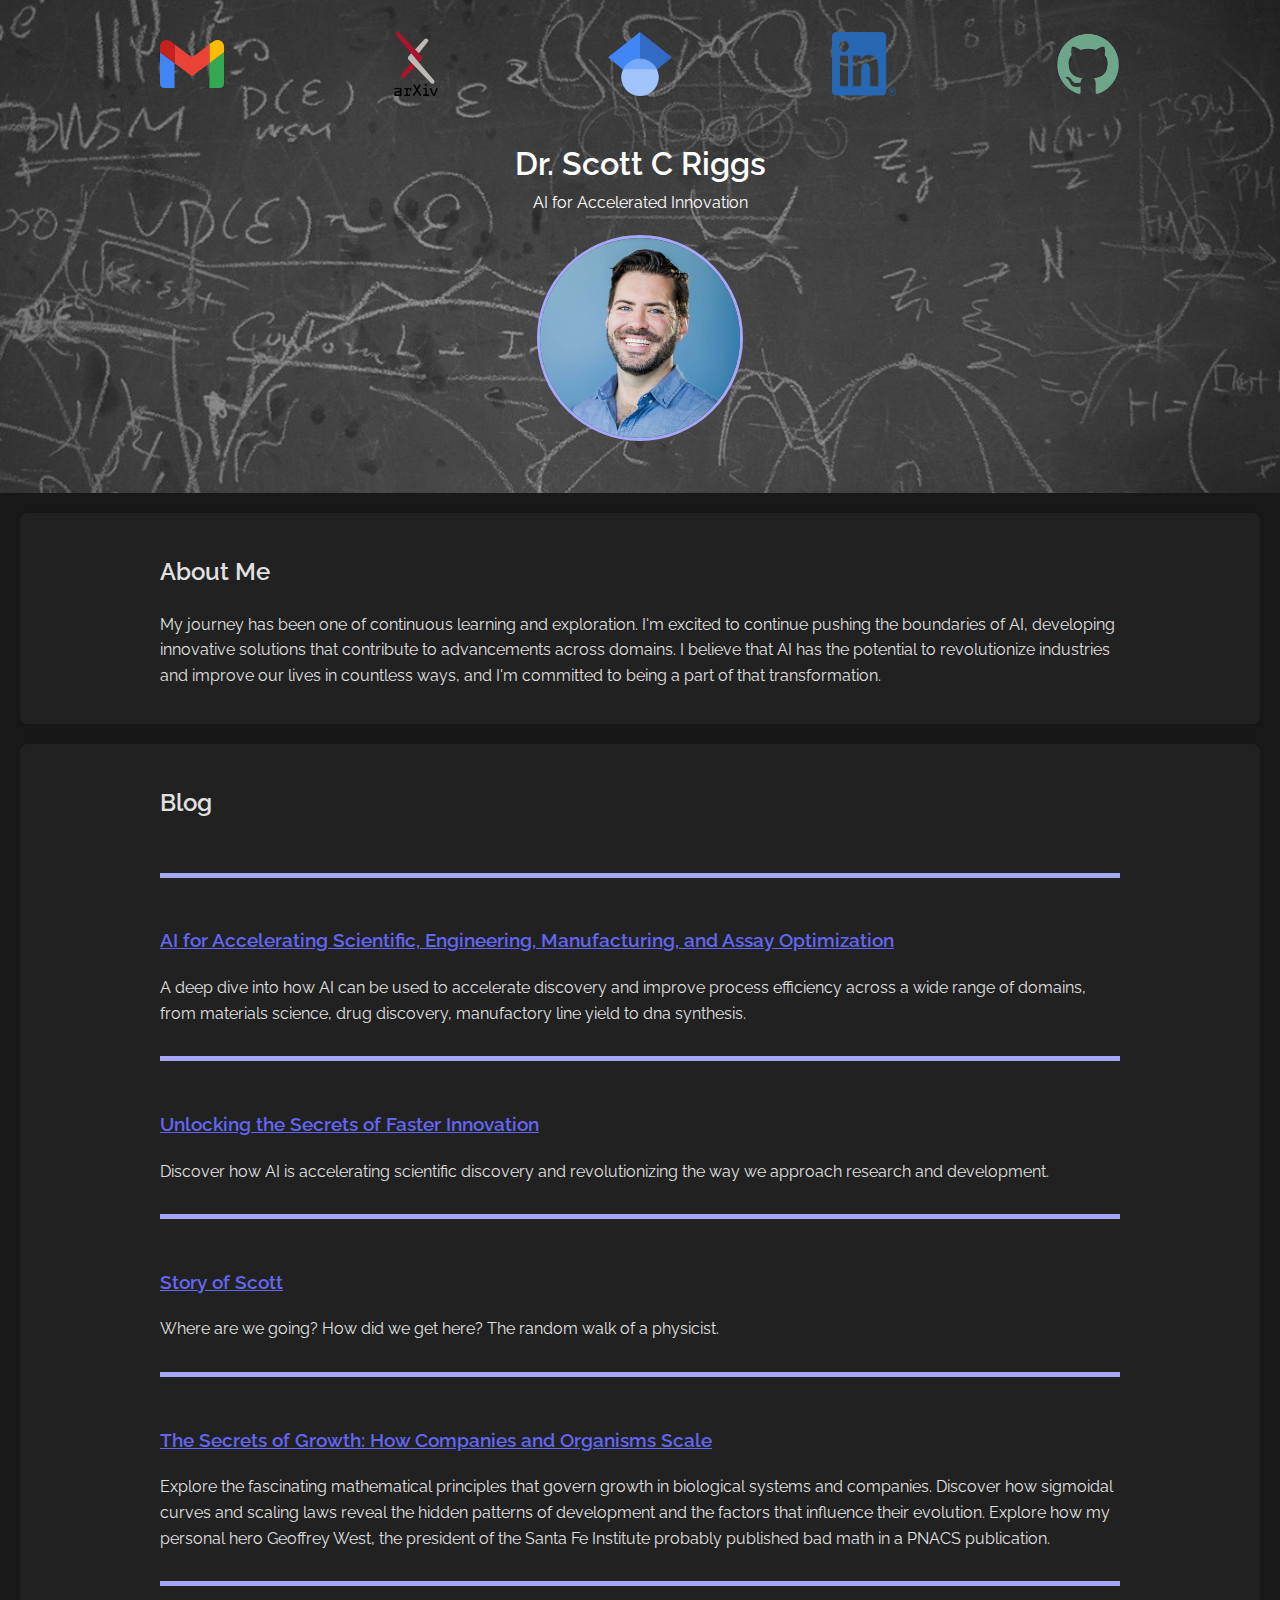
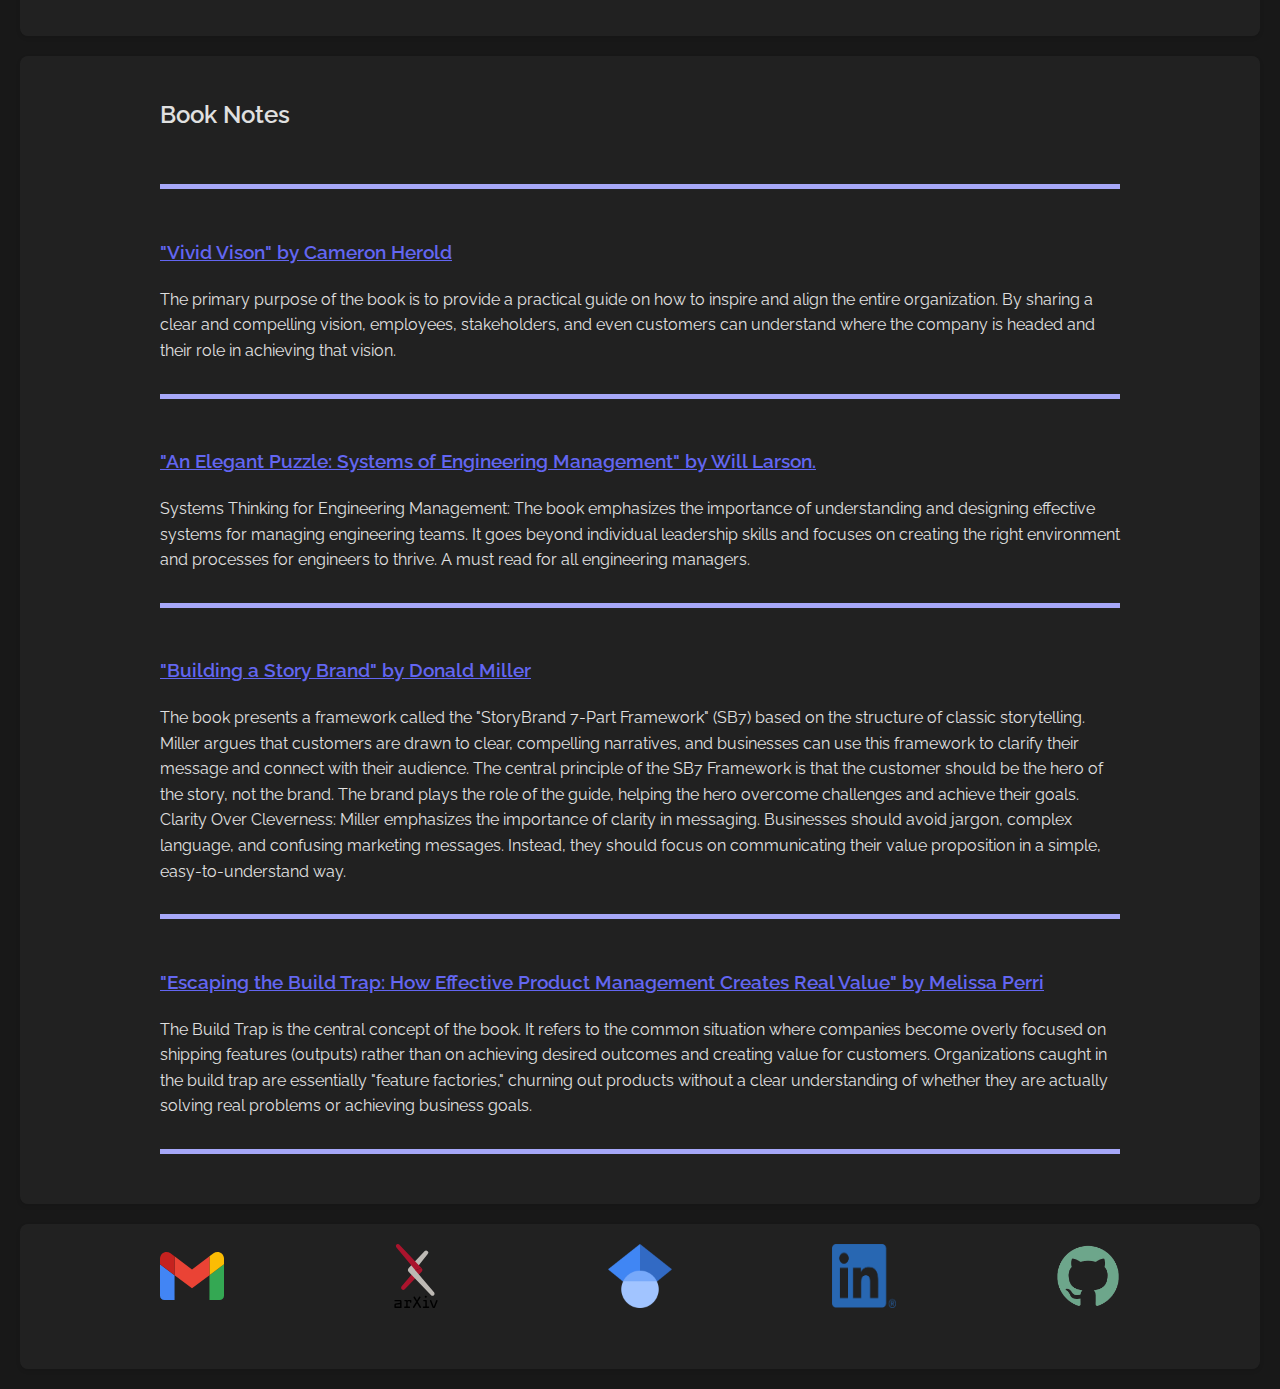
<file: index.html>
<!DOCTYPE html>
<html>
    <head>
        <title>Dr. Scott C. Riggs - AI for Accelerated Innovation</title>
        <link href="https://fonts.googleapis.com/css2?family=Inter:wght@400;500;600&family=Outfit:wght@400;600&family=Raleway:wght@400;600&display=swap" rel="stylesheet">
        <link rel="stylesheet" href="styles.css">
    </head>

    <!-- Google tag (gtag.js) -->
    <script async src="https://www.googletagmanager.com/gtag/js?id=G-DCMSKQKYQL"></script>
    <script>
        window.dataLayer = window.dataLayer || [];
        function gtag(){dataLayer.push(arguments);}
        gtag('js', new Date());

        gtag('config', 'G-DCMSKQKYQL');
    </script>
<body>

    <header>
        <div class="container"> <div class="contact-icons">
            <a href="mailto:Scott.C.Riggs@gmail.com">
                <img src="index-assets/Gmail_icon_(2020).svg" alt="Email">
            </a>
            <a href="https://arxiv.org/search/?searchtype=author&query=Riggs%2C+S+C">
                <img src="index-assets/arxiv-logomark.svg" alt="arXiv">
            </a>
            <a href="https://scholar.google.com/citations?user=BLKSKxkAAAAJ&hl=en">
                <img src="index-assets/google-scholar-2.png" alt="Google Scholar">
            </a>
            <a href="https://www.linkedin.com/in/scottcriggs/">
                <img src="index-assets/LI-In-Bug.png" alt="LinkedIn">
            </a>
            <a href="https://github.com/scottcriggs">
                <img src="index-assets/github-mark-1.png" alt="GitHub">
            </a>
        </div>

        <div class="container">
            <h1>Dr. Scott C Riggs</h1>
            <p>AI for Accelerated Innovation</p>
            <img src="index-assets/profile-pic-1.jpg" alt="Dr. Scott C. Riggs" class="profile-pic">
        </div>
        
    </header>

    <section>
        <div class="container">
            <h2>About Me</h2>
            <p>My journey has been one of continuous learning and exploration. I'm
                excited to continue pushing the boundaries of AI, developing innovative
                solutions that contribute to advancements across domains. I believe that
                AI has the potential to revolutionize industries and improve our lives
                in countless ways, and I'm committed to being a part of that
                transformation.</p>
        </div>
    </section>

    <section>
        <div class="container">
            <h2>Blog</h2>
            <div class="blog-post"></div>

            <div class="blog-post">
                <h3><a href="blog-posts/ai-opt/ai_opt.pdf"> AI for Accelerating Scientific, Engineering,
                    Manufacturing, and Assay Optimization</a></h3>
                <p>A deep dive into how AI can be used to accelerate discovery and
                    improve process efficiency across a wide range of domains, from
                    materials science, drug discovery, manufactory line yield to dna
                    synthesis.</p>
                <!-- <img src="ai_opt_image.jpg" alt="AI for Process Optimization"> -->
                </div>

            <div class="blog-post">
                <h3><a href="blog-posts/ai-inno-opt/ai-inno-opt.html">Unlocking the Secrets of Faster Innovation</a></h3>
                <p>Discover how AI is accelerating scientific discovery and
                    revolutionizing the way we approach research and development.</p>
                <!-- <img src="ai_inno_opt_image.jpg" alt="Unlocking the Secrets of Faster Innovation"> -->

            </div>

            <div class="blog-post">
                <h3><a href="blog-posts/story-of-scott/story-of-scott-abridged.html">Story of Scott</a></h3>
                <p>Where are we going? How did we get here? The random walk of a
                    physicist.</p>
                <!-- <img src="story-of-scott_image.jpg" alt="Story of Scott"> -->
            </div>

            <div class="blog-post">
                <h3><a href="blog-posts/scaling-laws/scaling-laws.pdf">The Secrets of Growth: How Companies and
                    Organisms Scale</a></h3>
                <p>Explore the fascinating mathematical principles that govern growth in
                    biological systems and companies. Discover how sigmoidal curves and
                    scaling laws reveal the hidden patterns of development and the
                    factors that influence their evolution. Explore how my personal hero
                    Geoffrey West, the president of the Santa Fe Institute probably
                    published bad math in a PNACS publication.</p>
                <!--<img src="scaling-laws_image.jpg" alt="The Secrets of Growth"> -->

            </div>

        </div>
    </section>

    <section>
        <div class="container">
            <h2>Book Notes</h2>
            <div class="blog-post"></div>

            <div class="blog-post">
                <h3><a href="book-notes/vivid-vision/vivid-vision.html"> "Vivid Vison" by Cameron Herold</a></h3>
                <p> The primary purpose of the book is to provide a practical guide on 
                    how to inspire and align the entire organization.
                    By sharing a clear and compelling vision, employees, stakeholders, 
                    and even customers can understand where the company is headed and 
                    their role in achieving that vision.</p>
            </div>

            <div class="blog-post">
                <h3><a href="book-notes/elegant-puzzle/elegant-puzzle.html">"An Elegant Puzzle: Systems of 
                    Engineering Management" by Will Larson.
                </a></h3>
                <p> Systems Thinking for Engineering Management: The book emphasizes the 
                    importance of understanding and designing effective systems for 
                    managing engineering teams. It goes beyond individual leadership 
                    skills and focuses on creating the right environment and processes 
                    for engineers to thrive. A must read for all engineering managers.
                </p>
            </div>

            <div class="blog-post">
                <h3><a href="book-notes/story-brand/story-brand.html">"Building a Story 
                    Brand" by Donald Miller
                </a></h3>
                <p> The book presents a framework called the "StoryBrand 7-Part 
                    Framework" (SB7) based on the structure of classic storytelling. 
                    Miller argues that customers are drawn to clear, compelling 
                    narratives, and businesses can use this framework to clarify their 
                    message and connect with their audience. The central principle of 
                    the SB7 Framework is that the customer should be the hero of the 
                    story, not the brand. The brand plays the role of the guide, 
                    helping the hero overcome challenges and achieve their goals.
                    Clarity Over Cleverness: Miller emphasizes the importance of clarity 
                    in messaging. Businesses should avoid jargon, complex language, and 
                    confusing marketing messages. Instead, they should focus on 
                    communicating their value proposition in a simple, 
                    easy-to-understand way.
                </p>
            </div>

            <div class="blog-post">
                <h3><a href="book-notes/build-trap/build-trap.html">"Escaping the Build Trap: How 
                    Effective Product Management Creates Real Value" by Melissa Perri
                </a></h3>
                <p> The Build Trap is the central concept of the book. It refers to 
                    the common situation where companies become overly focused on 
                    shipping features (outputs) rather than on achieving desired 
                    outcomes and creating value for customers. Organizations caught in 
                    the build trap are essentially "feature factories," churning out 
                    products without a clear understanding of whether they are actually 
                    solving real problems or achieving business goals.
                </p>
            </div>

        </div>
    </section>

    <section>
        <div class="container"> <div class="contact-icons">
            <a href="mailto:Scott.C.Riggs@gmail.com">
                <img src="index-assets/Gmail_icon_(2020).svg" alt="Email">
            </a>
            <a href="https://arxiv.org/search/?searchtype=author&query=Riggs%2C+S+C">
                <img src="index-assets/arxiv-logomark.svg" alt="arXiv">
            </a>
            <a href="https://scholar.google.com/citations?user=BLKSKxkAAAAJ&hl=en">
                <img src="index-assets/google-scholar-2.png" alt="Google Scholar">
            </a>
            <a href="https://www.linkedin.com/in/scottcriggs/">
                <img src="index-assets/LI-In-Bug.png" alt="LinkedIn">
            </a>
            <a href="https://github.com">
                <img src="index-assets/github-mark-1.png" alt="GitHub">
            </a>
        </div>
    </div>
</section>

</body>
</html>
</file>
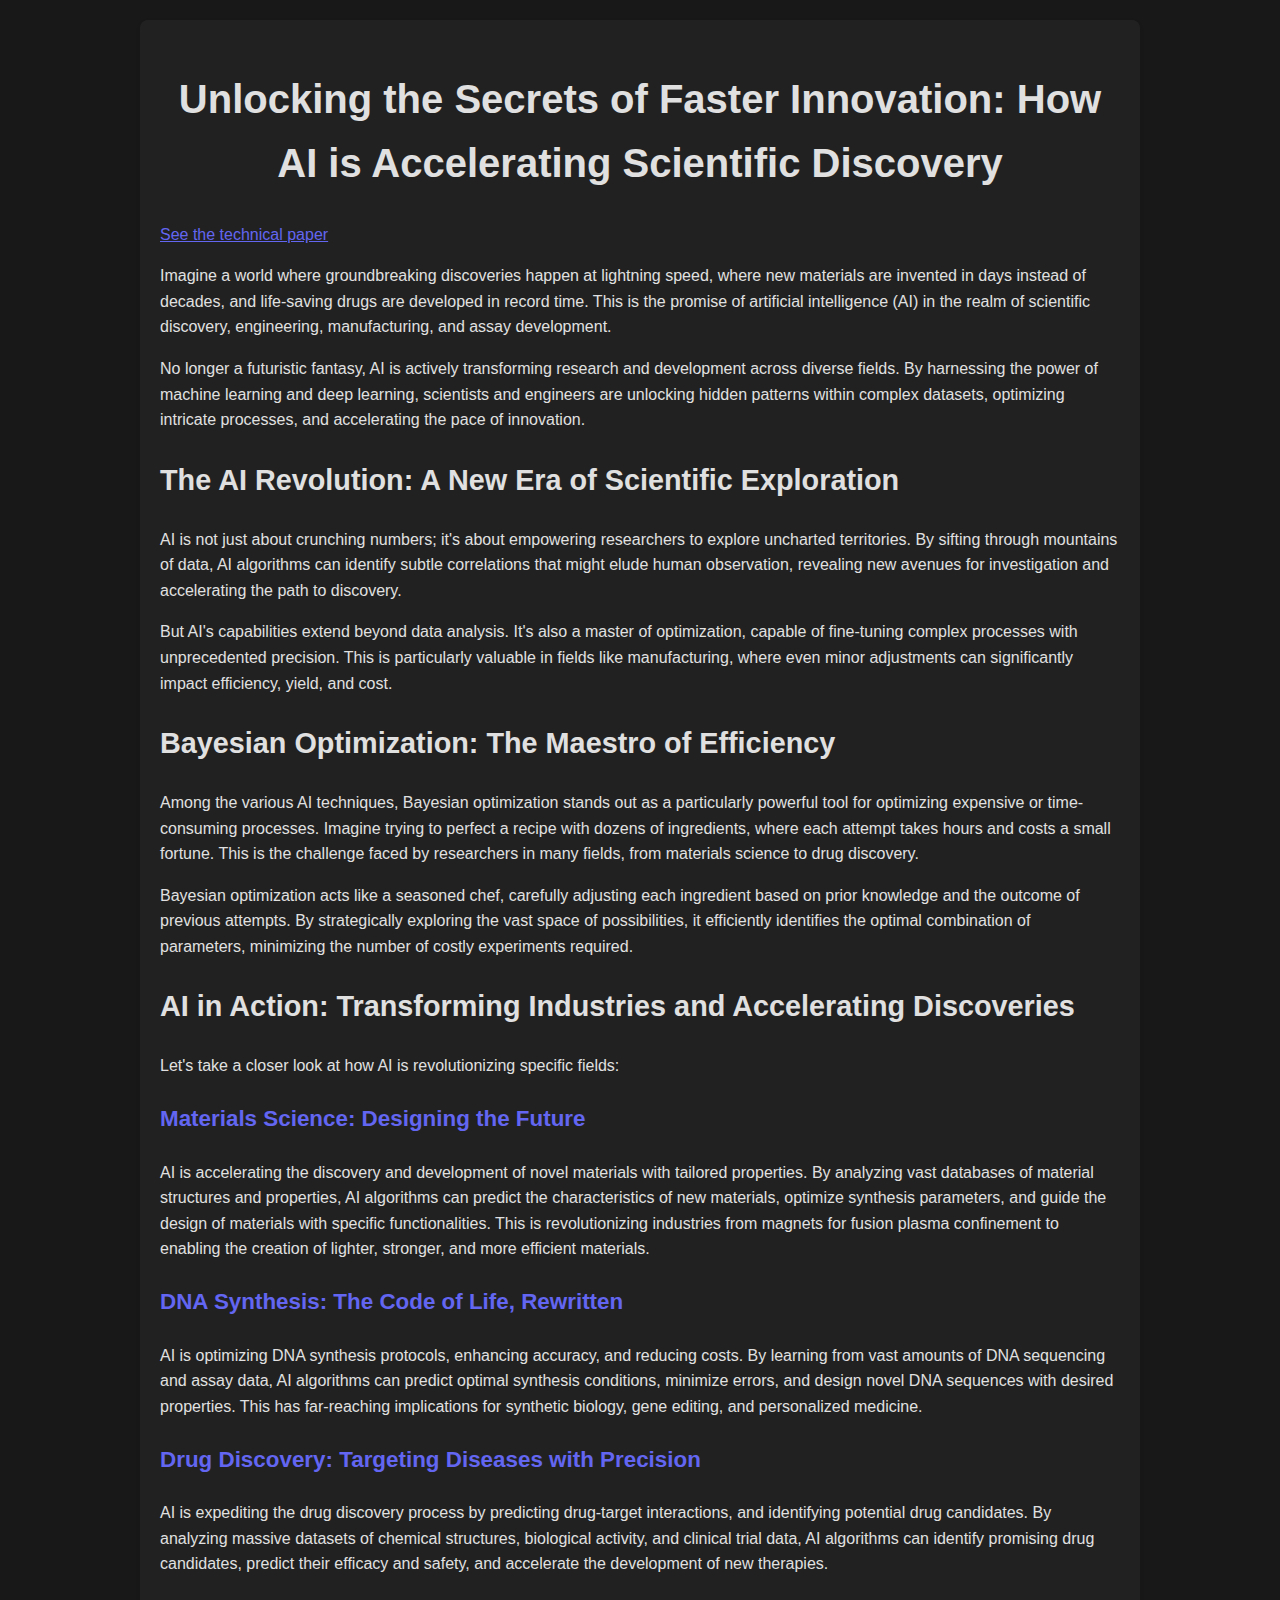
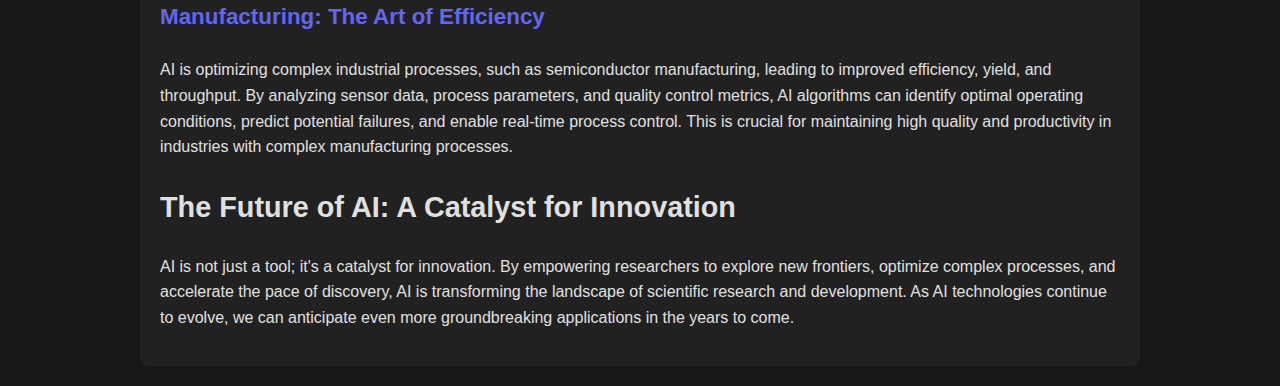
<file: blog-posts/ai-inno-opt/ai-inno-opt.html>
<!DOCTYPE html>
<html lang="en">
<head>
    <meta charset="UTF-8">
    <meta name="viewport" content="width=device-width, initial-scale=1.0">
    <title>Unlocking the Secrets of Faster Innovation: How AI is Accelerating Scientific Discovery</title>
    <link rel="stylesheet" href="../styles-blog-posts.css"> </head>
<body>
    <article>
        <h1>Unlocking the Secrets of Faster Innovation: How AI is Accelerating Scientific
            Discovery</h1>
        <p><a href="ai_opt.pdf">See the technical paper</a></p>
        <p>Imagine a world where groundbreaking discoveries happen at lightning speed,
            where
            new materials are invented in days instead of decades, and life-saving drugs are
            developed in record time.
            This is the promise of artificial intelligence (AI) in
            the realm of scientific discovery, engineering, manufacturing, and assay
            development.</p>
        <p>No longer a futuristic fantasy, AI is actively transforming research and
            development across diverse fields.
            By harnessing the power of machine learning
            and deep learning, scientists and engineers are unlocking hidden patterns within
            complex datasets, optimizing intricate processes, and accelerating the pace of
            innovation.</p>
        <h2>The AI Revolution: A New Era of Scientific Exploration</h2>
        <p>AI is not just about crunching numbers;
            it's about empowering researchers to
            explore uncharted territories.
            By sifting through mountains of data, AI
            algorithms can identify subtle correlations that might elude human observation,
            revealing new avenues for investigation and accelerating the path to
            discovery.</p>
        <p>But AI's capabilities extend beyond data analysis.
            It's also a master of
            optimization, capable of fine-tuning complex processes with unprecedented
            precision.
            This is particularly valuable in fields like manufacturing, where
            even minor adjustments can significantly impact efficiency, yield, and cost.</p>
        <h2>Bayesian Optimization: The Maestro of Efficiency</h2>
        <p>Among the various AI techniques, Bayesian optimization stands out as a
            particularly powerful tool for optimizing expensive or time-consuming processes.
            Imagine trying to perfect a recipe with dozens of ingredients, where each attempt
            takes hours and costs a small fortune.
            This is the challenge faced by
            researchers in many fields, from materials science to drug discovery.</p>
        <p>Bayesian optimization acts like a seasoned chef, carefully adjusting each
            ingredient based on prior knowledge and the outcome of previous attempts.
            By
            strategically exploring the vast space of possibilities, it efficiently
            identifies the optimal combination of parameters, minimizing the number of
            costly experiments required.</p>
        <h2>AI in Action: Transforming Industries and Accelerating Discoveries</h2>
        <p>Let's take a closer look at how AI is revolutionizing specific fields:</p>
        <h3>Materials Science: Designing
            the Future</h3>
        <p>AI is accelerating the discovery and development of novel materials with
            tailored properties.
            By analyzing vast databases of material structures and
            properties, AI algorithms can predict the characteristics of new materials,
            optimize synthesis parameters, and guide the design of materials with specific
            functionalities.
            This is revolutionizing industries from magnets for fusion
            plasma confinement to enabling the creation of lighter, stronger, and more
            efficient materials.</p>
        <h3>DNA Synthesis: The Code of Life, Rewritten</h3>
        <p>AI is optimizing DNA synthesis protocols, enhancing accuracy, and reducing costs.
            By learning from vast amounts of DNA sequencing and assay data, AI algorithms
            can predict optimal synthesis conditions, minimize errors, and design novel
            DNA sequences with desired properties.
            This has far-reaching implications
            for synthetic biology, gene editing, and personalized medicine.</p>
        <h3>Drug Discovery: Targeting Diseases with Precision</h3>
        <p>AI is expediting the drug discovery process by predicting drug-target
            interactions, and identifying potential drug candidates.
            By analyzing massive
            datasets of chemical structures, biological activity, and clinical trial data,
            AI algorithms can identify promising drug candidates, predict their efficacy
            and safety, and accelerate the development of new therapies.</p>
        <h3>Manufacturing: The Art of Efficiency</h3>
        <p>AI is optimizing complex industrial processes, such as semiconductor
            
            manufacturing, leading to improved efficiency, yield, and throughput.
            By
            analyzing sensor data, process parameters, and quality control metrics, AI
            algorithms can identify optimal operating conditions, predict potential failures,
            and enable real-time process control.
            This is crucial for maintaining high
            quality and productivity in industries with complex manufacturing processes.</p>
        <h2>The Future of AI: A Catalyst for Innovation</h2>
        <p>AI is not just a tool;
            it's a catalyst for innovation. By empowering researchers
            to explore new frontiers, optimize complex processes, and accelerate the pace of
            discovery, AI is transforming the landscape of scientific research and
            development.
            As AI technologies continue to evolve, we can anticipate even
            more groundbreaking applications in the years to come.</p>
    </article>
</body>
</html>
</file>
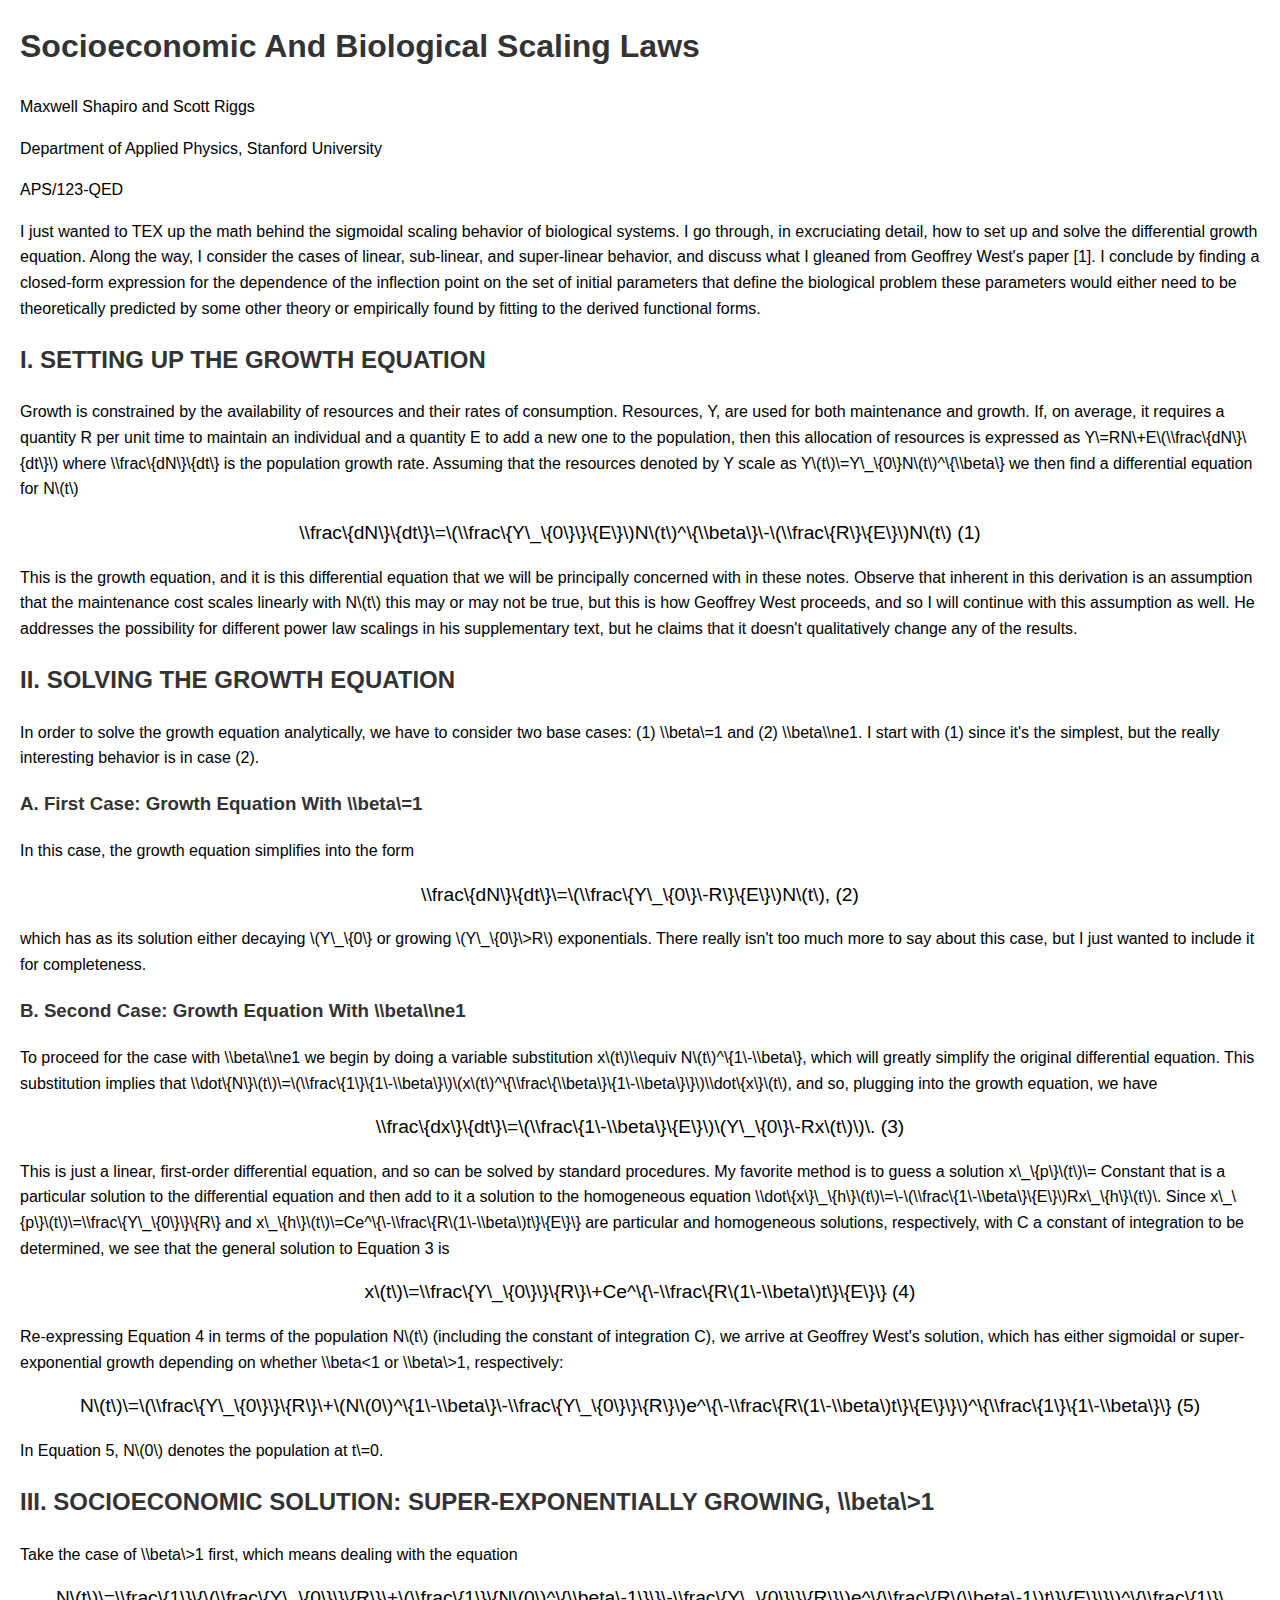
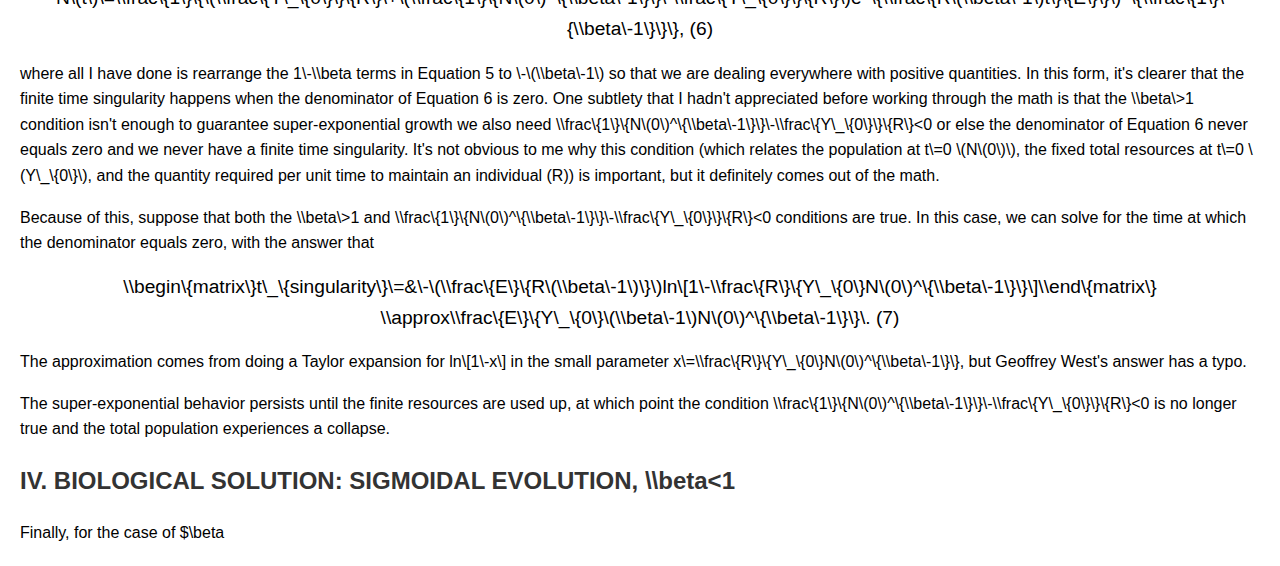
<file: blog-posts/scaling-laws/scaling-laws.html>
<!DOCTYPE html>
<html lang="en">
<head>
    <meta charset="UTF-8">
    <meta name="viewport" content="width=device-width, initial-scale=1.0">
    <title>Socioeconomic And Biological Scaling Laws</title>
    <style>
        body {
            font-family: sans-serif;
            line-height: 1.6;
            margin: 20px;
        }
        h1, h2, h3, h4, h5 {
            color: #333;
        }
        .equation {
            text-align: center;
            font-size: 1.2em;
            margin: 10px 0;
        }
    </style>
</head>
<body>

    <h1>Socioeconomic And Biological Scaling Laws</h1>

    <p>Maxwell Shapiro and Scott Riggs</p>
    <p>Department of Applied Physics, Stanford University</p>
    <p>APS/123-QED</p>

    <p>I just wanted to TEX up the math behind the sigmoidal scaling behavior of biological systems. I go through, in excruciating detail, how to set up and solve the differential growth equation. Along the way, I consider the cases of linear, sub-linear, and super-linear behavior, and discuss what I gleaned from Geoffrey West's paper [1]. I conclude by finding a closed-form expression for the dependence of the inflection point on the set of initial parameters that define the biological problem these parameters would either need to be theoretically predicted by some other theory or empirically found by fitting to the derived functional forms.</p>

    <h2>I. SETTING UP THE GROWTH EQUATION</h2>

    <p>Growth is constrained by the availability of resources and their rates of consumption. Resources, Y, are used for both maintenance and growth. If, on average, it requires a quantity R per unit time to maintain an individual and a quantity E to add a new one to the population, then this allocation of resources is expressed as <span class="math-inline">Y\=RN\+E\(\\frac\{dN\}\{dt\}\)</span> where <span class="math-inline">\\frac\{dN\}\{dt\}</span> is the population growth rate. Assuming that the resources denoted by Y scale as <span class="math-inline">Y\(t\)\=Y\_\{0\}N\(t\)^\{\\beta\}</span> we then find a differential equation for <span class="math-inline">N\(t\)</span></p>

    <div class="equation"><span class="math-inline">\\frac\{dN\}\{dt\}\=\(\\frac\{Y\_\{0\}\}\{E\}\)N\(t\)^\{\\beta\}\-\(\\frac\{R\}\{E\}\)N\(t\)</span> (1)</div>

    <p>This is the growth equation, and it is this differential equation that we will be principally concerned with in these notes. Observe that inherent in this derivation is an assumption that the maintenance cost scales linearly with <span class="math-inline">N\(t\)</span> this may or may not be true, but this is how Geoffrey West proceeds, and so I will continue with this assumption as well. He addresses the possibility for different power law scalings in his supplementary text, but he claims that it doesn't qualitatively change any of the results.</p>

    <h2>II. SOLVING THE GROWTH EQUATION</h2>

    <p>In order to solve the growth equation analytically, we have to consider two base cases: (1) <span class="math-inline">\\beta\=1</span> and (2) <span class="math-inline">\\beta\\ne1</span>. I start with (1) since it's the simplest, but the really interesting behavior is in case (2).</p>

    <h3>A. First Case: Growth Equation With <span class="math-inline">\\beta\=1</span></h3>

    <p>In this case, the growth equation simplifies into the form</p>

    <div class="equation"><span class="math-inline">\\frac\{dN\}\{dt\}\=\(\\frac\{Y\_\{0\}\-R\}\{E\}\)N\(t\),</span> (2)</div>

    <p>which has as its solution either decaying <span class="math-inline">\(Y\_\{0\}<R\)</span> or growing <span class="math-inline">\(Y\_\{0\}\>R\)</span> exponentials. There really isn't too much more to say about this case, but I just wanted to include it for completeness.</p>

    <h3>B. Second Case: Growth Equation With <span class="math-inline">\\beta\\ne1</span></h3>

    <p>To proceed for the case with <span class="math-inline">\\beta\\ne1</span> we begin by doing a variable substitution <span class="math-inline">x\(t\)\\equiv N\(t\)^\{1\-\\beta\}</span>, which will greatly simplify the original differential equation. This substitution implies that <span class="math-inline">\\dot\{N\}\(t\)\=\(\\frac\{1\}\{1\-\\beta\}\)\(x\(t\)^\{\\frac\{\\beta\}\{1\-\\beta\}\}\)\\dot\{x\}\(t\)</span>, and so, plugging into the growth equation, we have</p>

    <div class="equation"><span class="math-inline">\\frac\{dx\}\{dt\}\=\(\\frac\{1\-\\beta\}\{E\}\)\(Y\_\{0\}\-Rx\(t\)\)\.</span> (3)</div>

    <p>This is just a linear, first-order differential equation, and so can be solved by standard procedures. My favorite method is to guess a solution <span class="math-inline">x\_\{p\}\(t\)\=</span> Constant that is a particular solution to the differential equation and then add to it a solution to the homogeneous equation <span class="math-inline">\\dot\{x\}\_\{h\}\(t\)\=\-\(\\frac\{1\-\\beta\}\{E\}\)Rx\_\{h\}\(t\)\.</span> Since <span class="math-inline">x\_\{p\}\(t\)\=\\frac\{Y\_\{0\}\}\{R\}</span> and <span class="math-inline">x\_\{h\}\(t\)\=Ce^\{\-\\frac\{R\(1\-\\beta\)t\}\{E\}\}</span> are particular and homogeneous solutions, respectively, with C a constant of integration to be determined, we see that the general solution to Equation 3 is</p>

    <div class="equation"><span class="math-inline">x\(t\)\=\\frac\{Y\_\{0\}\}\{R\}\+Ce^\{\-\\frac\{R\(1\-\\beta\)t\}\{E\}\}</span> (4)</div>

    <p>Re-expressing Equation 4 in terms of the population <span class="math-inline">N\(t\)</span> (including the constant of integration C), we arrive at Geoffrey West's solution, which has either sigmoidal or super-exponential growth depending on whether <span class="math-inline">\\beta<1</span> or <span class="math-inline">\\beta\>1</span>, respectively:</p>

    <div class="equation"><span class="math-inline">N\(t\)\=\(\\frac\{Y\_\{0\}\}\{R\}\+\(N\(0\)^\{1\-\\beta\}\-\\frac\{Y\_\{0\}\}\{R\}\)e^\{\-\\frac\{R\(1\-\\beta\)t\}\{E\}\}\)^\{\\frac\{1\}\{1\-\\beta\}\}</span> (5)</div>

    <p>In Equation 5, <span class="math-inline">N\(0\)</span> denotes the population at <span class="math-inline">t\=0</span>.</p>

    <h2>III. SOCIOECONOMIC SOLUTION: SUPER-EXPONENTIALLY GROWING, <span class="math-inline">\\beta\>1</span></h2>

    <p>Take the case of <span class="math-inline">\\beta\>1</span> first, which means dealing with the equation</p>

    <div class="equation"><span class="math-inline">N\(t\)\=\\frac\{1\}\{\(\\frac\{Y\_\{0\}\}\{R\}\+\(\\frac\{1\}\{N\(0\)^\{\\beta\-1\}\}\-\\frac\{Y\_\{0\}\}\{R\}\)e^\{\\frac\{R\(\\beta\-1\)t\}\{E\}\}\)^\{\\frac\{1\}\{\\beta\-1\}\}\},</span> (6)</div>

    <p>where all I have done is rearrange the <span class="math-inline">1\-\\beta</span> terms in Equation 5 to <span class="math-inline">\-\(\\beta\-1\)</span> so that we are dealing everywhere with positive quantities. In this form, it's clearer that the finite time singularity happens when the denominator of Equation 6 is zero. One subtlety that I hadn't appreciated before working through the math is that the <span class="math-inline">\\beta\>1</span> condition isn't enough to guarantee super-exponential growth we also need <span class="math-inline">\\frac\{1\}\{N\(0\)^\{\\beta\-1\}\}\-\\frac\{Y\_\{0\}\}\{R\}<0</span> or else the denominator of Equation 6 never equals zero and we never have a finite time singularity. It's not obvious to me why this condition (which relates the population at <span class="math-inline">t\=0 \(N\(0\)\)</span>, the fixed total resources at <span class="math-inline">t\=0 \(Y\_\{0\}\)</span>, and the quantity required per unit time to maintain an individual (R)) is important, but it definitely comes out of the math.</p>

    <p>Because of this, suppose that both the <span class="math-inline">\\beta\>1</span> and <span class="math-inline">\\frac\{1\}\{N\(0\)^\{\\beta\-1\}\}\-\\frac\{Y\_\{0\}\}\{R\}<0</span> conditions are true. In this case, we can solve for the time at which the denominator equals zero, with the answer that</p>

    <div class="equation">
        <span class="math-inline">\\begin\{matrix\}t\_\{singularity\}\=&\-\(\\frac\{E\}\{R\(\\beta\-1\)\}\)ln\[1\-\\frac\{R\}\{Y\_\{0\}N\(0\)^\{\\beta\-1\}\}\]\\end\{matrix\}</span>
        <br>
        <span class="math-inline">\\approx\\frac\{E\}\{Y\_\{0\}\(\\beta\-1\)N\(0\)^\{\\beta\-1\}\}\.</span> (7)
    </div>

    <p>The approximation comes from doing a Taylor expansion for <span class="math-inline">ln\[1\-x\]</span> in the small parameter <span class="math-inline">x\=\\frac\{R\}\{Y\_\{0\}N\(0\)^\{\\beta\-1\}\}</span>, but Geoffrey West's answer has a typo.</p>

    <p>The super-exponential behavior persists until the finite resources are used up, at which point the condition <span class="math-inline">\\frac\{1\}\{N\(0\)^\{\\beta\-1\}\}\-\\frac\{Y\_\{0\}\}\{R\}<0</span> is no longer true and the total population experiences a collapse.</p>

    <h2>IV. BIOLOGICAL SOLUTION: SIGMOIDAL EVOLUTION, <span class="math-inline">\\beta<1</span></h2>

    <p>Finally, for the case of $\beta
</file>
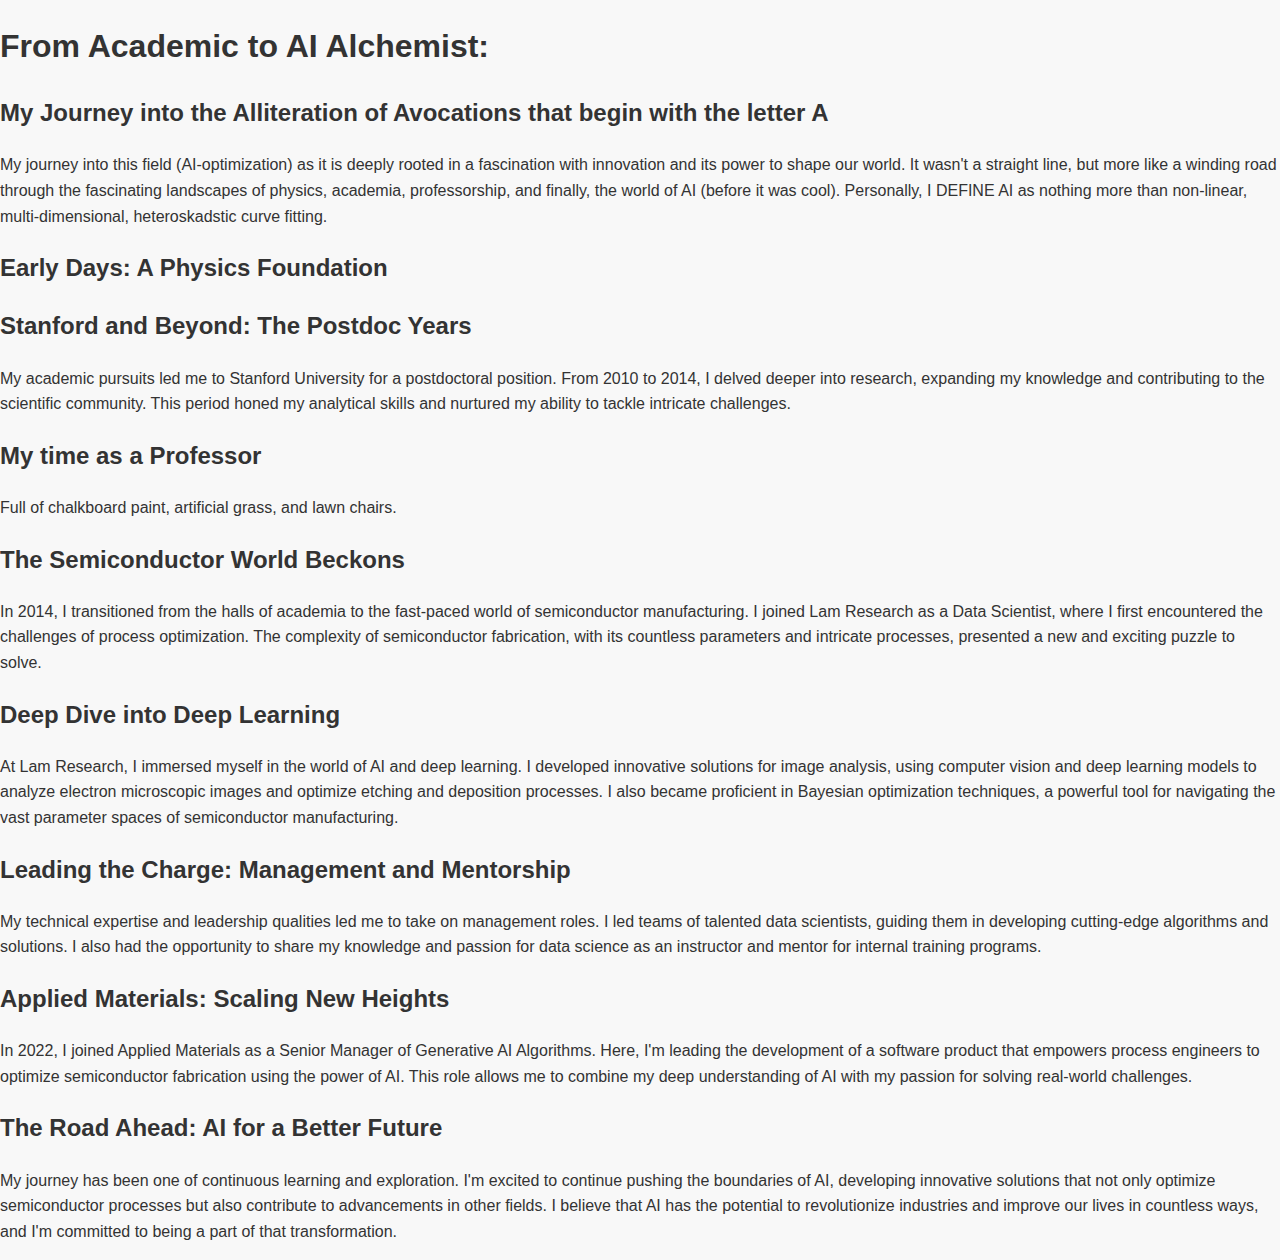
<file: blog-posts/story-of-scott/story-of-scott.html>
<!DOCTYPE html>
<html>
<head>
  <title>From Academic to AI Alchemist</title>
  <style>
    /*  CSS styling (you can reuse the styles from your main page) */
    body {
      font-family: sans-serif;
      margin: 0;
      background-color: #f8f8f8;
      color: #333;
      line-height: 1.6;
    }
    /* ... other styles ... */
  </style>
</head>
<body>

  <header>
    <div class="container">
      <h1>From Academic to AI Alchemist:</h1>
      <h2>My Journey into the Alliteration of Avocations that begin with the letter A</h2>
    </div>
  </header>

  <section>
    <div class="container">

      <p>My journey into this field (AI-optimization) as it is deeply rooted in a
        fascination with innovation and its power to shape our world. It wasn't a straight
        line, but more like a winding road through the fascinating landscapes of physics,
        academia, professorship, and finally, the world of AI (before it was cool).
        Personally, I DEFINE AI as nothing more than non-linear, multi-dimensional,
        heteroskadstic curve fitting.</p>

      <h2>Early Days: A Physics Foundation</h2>
      <p> </p>
      
      <h2>Stanford and Beyond: The Postdoc Years</h2>
      <p>My academic pursuits led me to Stanford University for a postdoctoral position. From 2010 to 2014, I delved deeper into research, expanding my knowledge and contributing to the scientific community. This period honed my analytical skills and nurtured my ability to tackle intricate challenges.</p>

      <h2>My time as a Professor</h2>
      <p>Full of chalkboard paint, artificial grass, and lawn chairs.</p>

      <h2>The Semiconductor World Beckons</h2>
      <p>In 2014, I transitioned from the halls of academia to the fast-paced world of semiconductor manufacturing. I joined Lam Research as a Data Scientist, where I first encountered the challenges of process optimization. The complexity of semiconductor fabrication, with its countless parameters and intricate processes, presented a new and exciting puzzle to solve.</p>

      <h2>Deep Dive into Deep Learning</h2>
      <p>At Lam Research, I immersed myself in the world of AI and deep learning. I developed innovative solutions for image analysis, using computer vision and deep learning models to analyze electron microscopic images and optimize etching and deposition processes. I also became proficient in Bayesian optimization techniques, a powerful tool for navigating the vast parameter spaces of semiconductor manufacturing.</p>

      <h2>Leading the Charge: Management and Mentorship</h2>
      <p>My technical expertise and leadership qualities led me to take on management roles. I led teams of talented data scientists, guiding them in developing cutting-edge algorithms and solutions. I also had the opportunity to share my knowledge and passion for data science as an instructor and mentor for internal training programs.</p>

      <h2>Applied Materials: Scaling New Heights</h2>
      <p>In 2022, I joined Applied Materials as a Senior Manager of Generative AI Algorithms. Here, I'm leading the development of a software product that empowers process engineers to optimize semiconductor fabrication using the power of AI. This role allows me to combine my deep understanding of AI with my passion for solving real-world challenges.</p>

      <h2>The Road Ahead: AI for a Better Future</h2>
      <p>My journey has been one of continuous learning and exploration. I'm excited to continue pushing the boundaries of AI, developing innovative solutions that not only optimize semiconductor processes but also contribute to advancements in other fields. I believe that AI has the potential to revolutionize industries and improve our lives in countless ways, and I'm committed to being a part of that transformation.</p>


    </div>
  </section>

</body>
</html>
</file>
<file: styles.css>
body {
    background-color: #181818; /* Dark background color */
    color: #e0e0e0; /* Light text color for contrast */
    font-family: 'Raleway', sans-serif; /* Modern sans-serif font */
    margin: 0;
    line-height: 1.6;
}

header {
    background-color: #282828; /* Slightly lighter dark color for header */
    color: #fff;
    text-align: center;
    padding: 2em 0;
    background-image: url("index-assets/chalkboard-1.jpg"); /* Consider replacing with a dark-themed image */
    background-size: cover;
    background-position: center;
}

header h1, 
header p {
    font-family: 'Raleway', sans-serif;
    margin: 1px;
}

header h1 {
    font-weight: 600;
}

header p {
    font-weight: 400;
}

h1, h2, h3 {
    font-family: 'Raleway', sans-serif;
    font-weight: 600;
}

section {
    padding: 20px;
    margin: 20px;
    background: rgba(36, 36, 36, 0.8);
    border-radius: 8px;
    box-shadow: 0 2px 4px rgba(0, 0, 0, 0.1);
}

.container {
    max-width: 960px;
    margin: 0 auto;
    padding: 0 20px;
    font-family: Raleway;
}

.blog-post {
    border-bottom: 5px solid #a6a7f8;
    padding-bottom: 30px;
    margin-bottom: 30px;
    display: flex;
    flex-direction: column;
    align-items: flex-start;
}

.blog-post img {
    width: 200px;
    height: 150px;
    object-fit: cover;
    margin-right: 20px;
    align-self: flex-start; /* Align the image to the right */
    margin-top: 10px;     /* Add some space above the image */
}

.blog-post p {
    margin-top: 10px;     /* Add some space above the paragraph */
    margin: 0;
}

.blog-post h3 {
    color: #6366f1;
}

a {
    color: #6366f1;
}

a:hover {
    color: #4f46e5;
}

.contact-icons img {
    width: 64px;  /* Set your desired width */
    height: 64px; /* Set your desired height */
    margin-bottom: 33px;
}

.contact-icons {
    display: flex;          /* Enables flexbox layout */
    justify-content: space-between; /* Evenly distribute icons with space between them */
    align-items: center;     /* Vertically align icons to the center */
}

.contact-icons a { 
    display: inline-block; 
}

.profile-pic {
    width: 200px;
    height: 200px;
    border-radius: 50%;
    object-fit: cover;
    margin: 20px auto;
    display: block;
    border: 3px solid #a6a7f8;
}
</file>
<file: blog-posts/styles-blog-posts.css>
body {
  background-color: #181818; /* Dark background color */
  color: #e0e0e0; /* Light text color for contrast */
  font-family: 'Roboto', sans-serif; /* Modern sans-serif font */
  margin: 0;
  line-height: 1.6;
}

article {
  background-color: rgba(36, 36, 36, 0.8); /* Semi-transparent dark background for content sections */
  border-radius: 8px;
  box-shadow: 0 2px 4px rgba(0, 0, 0, 0.1);
  max-width: 960px;
  margin: 20px auto;
  padding: 20px;
}

h1, h2, h3 {
  font-weight: 600;
  font-family: 'Raleway', sans-serif;
}

h1 {
font-size: 2.5em;
text-align: center;
}

h2 {
font-size: 1.8em;
}

h3 {
font-size: 1.4em;
color: #6366f1; /* Updated color to match the main style */
}

a {
  color: #6366f1; /* Updated color to match the main style */
}

ul {
  list-style-type: disc;
  margin-left: 40px;
}

li {
  margin-bottom: 10px;
}

ol {
  list-style-type: decimal;
  margin-left: 40px;
}

strong {
  font-weight: 600;
}

.scott-story-graph {
  max-width: 800px;    /* Set maximum width */
  width: 100%;         /* Make it responsive */
  height: auto;        /* Maintain aspect ratio */
  display: block;      /* Center the image */
  margin: 2rem auto;   /* Add space above and below */
  border-radius: 4px;  /* Optional: slightly rounded corners */
}

.planes-chains-orbits-poster {
  max-width: 500px;    /* Set maximum width */
  width: 100%;         /* Make it responsive */
  height: auto;        /* Maintain aspect ratio */
  display: block;      /* Center the image */
  margin: 2rem auto;   /* Add space above and below */
  border-radius: 4px;  /* Optional: slightly rounded corners */
}

/* Responsive Design - Adjust as needed */
@media (max-width: 600px) {
    article {
        max-width: 95%;
        margin: 10px auto;
        padding: 10px;
    }

    h1 {
        font-size: 2em;
    }

    h2 {
        font-size: 1.5em;
    }

    h3 {
        font-size: 1.2em;
    }
}
</file>
